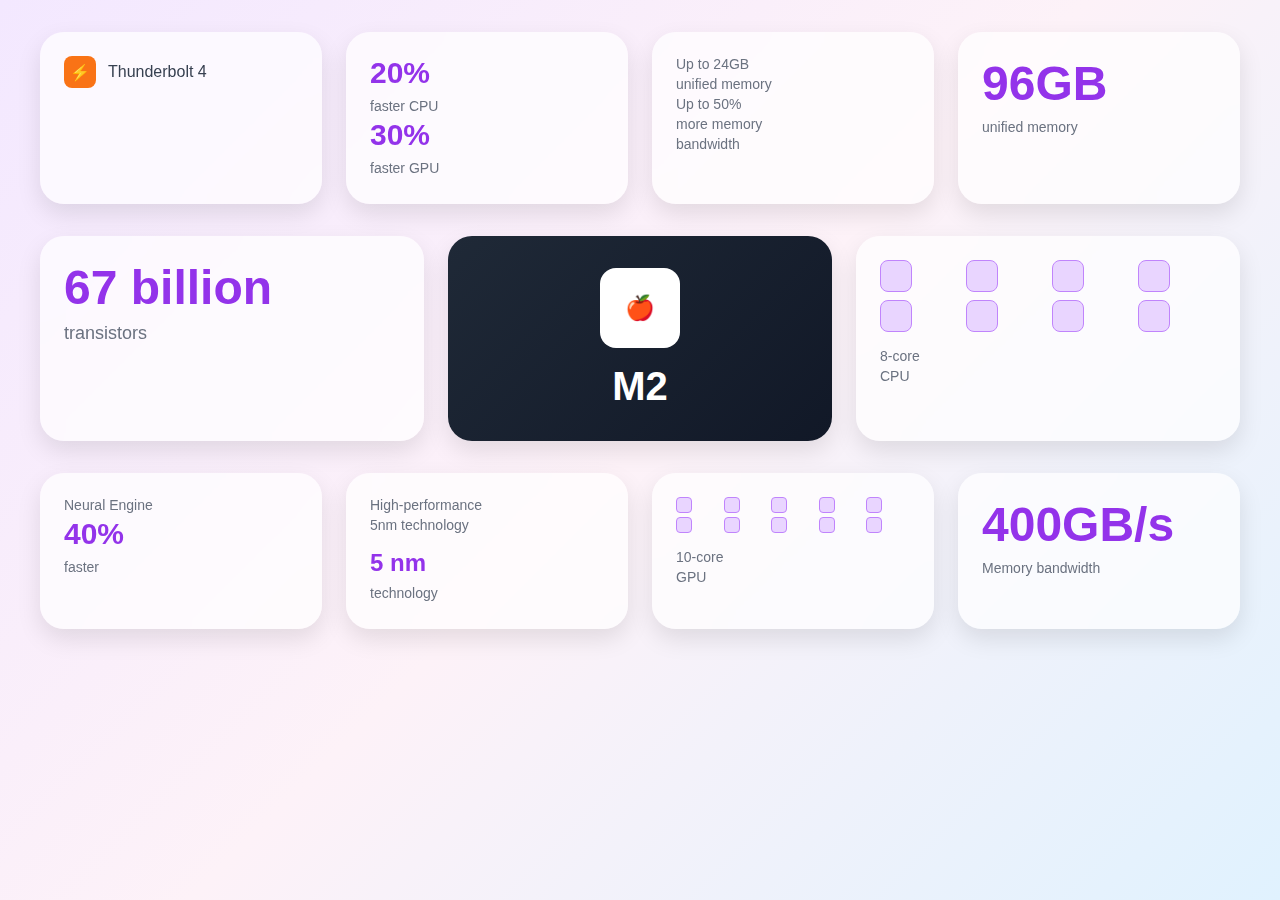
<file: apple-m2-standalone.html>
<!DOCTYPE html>
<html lang="en">
<head>
    <meta charset="UTF-8">
    <meta name="viewport" content="width=device-width, initial-scale=1.0">
    <title>Apple M2 Chip Specifications</title>
    <style>
        * {
            margin: 0;
            padding: 0;
            box-sizing: border-box;
        }

        body {
            font-family: -apple-system, BlinkMacSystemFont, 'Segoe UI', Roboto, Oxygen, Ubuntu, Cantarell, sans-serif;
        }

        .apple-m2-container {
            min-height: 100vh;
            background: linear-gradient(135deg, #f3e8ff, #fdf2f8, #e0f2fe);
            padding: 2rem;
        }

        .main-grid {
            max-width: 1200px;
            margin: 0 auto;
            display: grid;
            grid-template-rows: auto auto auto;
            gap: 2rem;
        }

        .header-grid {
            display: grid;
            grid-template-columns: repeat(4, 1fr);
            gap: 1.5rem;
        }

        .content-grid {
            display: grid;
            grid-template-columns: repeat(3, 1fr);
            gap: 1.5rem;
        }

        .footer-grid {
            display: grid;
            grid-template-columns: repeat(4, 1fr);
            gap: 1.5rem;
        }

        .card {
            background: rgba(255, 255, 255, 0.7);
            backdrop-filter: blur(10px);
            border-radius: 1.5rem;
            padding: 1.5rem;
            box-shadow: 0 10px 25px rgba(0, 0, 0, 0.1);
            transition: transform 0.3s ease;
        }

        .card:hover {
            transform: translateY(-2px);
        }

        .chip-card {
            background: linear-gradient(135deg, #1f2937, #111827);
            border-radius: 1.5rem;
            padding: 2rem;
            box-shadow: 0 10px 25px rgba(0, 0, 0, 0.1);
            display: flex;
            align-items: center;
            justify-content: center;
        }

        .chip-content {
            text-align: center;
        }

        .apple-logo {
            width: 5rem;
            height: 5rem;
            background: white;
            border-radius: 1rem;
            display: flex;
            align-items: center;
            justify-content: center;
            font-size: 1.5rem;
            margin: 0 auto 1rem;
        }

        .chip-name {
            color: white;
            font-size: 2.5rem;
            font-weight: bold;
        }

        .card-header {
            display: flex;
            align-items: center;
            margin-bottom: 0.75rem;
        }

        .icon {
            width: 2rem;
            height: 2rem;
            border-radius: 0.5rem;
            display: flex;
            align-items: center;
            justify-content: center;
            margin-right: 0.75rem;
            color: white;
            font-weight: bold;
        }

        .thunderbolt-icon {
            background: #f97316;
        }

        .label {
            color: #374151;
            font-weight: 500;
        }

        .metric-huge {
            font-size: 3rem;
            font-weight: bold;
            margin-bottom: 0.5rem;
        }

        .metric-large {
            font-size: 1.875rem;
            font-weight: bold;
            margin-bottom: 0.5rem;
        }

        .metric-medium {
            font-size: 1.5rem;
            font-weight: bold;
            margin: 1rem 0 0.5rem;
        }

        .metric-large-label {
            color: #6b7280;
            font-size: 1.125rem;
        }

        .metric-label {
            color: #6b7280;
            font-size: 0.875rem;
            margin-bottom: 0.25rem;
        }

        .purple {
            color: #9333ea;
        }

        .cpu-grid {
            display: grid;
            grid-template-columns: repeat(4, 1fr);
            gap: 0.5rem;
            margin-bottom: 1rem;
        }

        .cpu-core {
            width: 2rem;
            height: 2rem;
            background: #e9d5ff;
            border: 1px solid #c084fc;
            border-radius: 0.5rem;
        }

        .gpu-grid {
            display: grid;
            grid-template-columns: repeat(5, 1fr);
            gap: 0.25rem;
            margin-bottom: 1rem;
        }

        .gpu-core {
            width: 1rem;
            height: 1rem;
            background: #e9d5ff;
            border: 1px solid #c084fc;
            border-radius: 0.25rem;
        }

        /* Responsive Design */
        @media (max-width: 768px) {
            .apple-m2-container {
                padding: 1rem;
            }
            
            .header-grid,
            .content-grid,
            .footer-grid {
                grid-template-columns: 1fr;
            }
            
            .metric-huge {
                font-size: 2rem;
            }
            
            .chip-name {
                font-size: 2rem;
            }
        }

        @media (max-width: 1024px) and (min-width: 769px) {
            .header-grid,
            .footer-grid {
                grid-template-columns: repeat(2, 1fr);
            }
        }
    </style>
</head>
<body>
    <div class="apple-m2-container">
        <div class="main-grid">
            <!-- Header Section -->
            <div class="header-grid">
                <!-- Thunderbolt -->
                <div class="card">
                    <div class="card-header">
                        <div class="icon thunderbolt-icon">⚡</div>
                        <span class="label">Thunderbolt 4</span>
                    </div>
                </div>

                <!-- Performance Metrics -->
                <div class="card">
                    <div class="metric-large purple">20%</div>
                    <div class="metric-label">faster CPU</div>
                    <div class="metric-large purple">30%</div>
                    <div class="metric-label">faster GPU</div>
                </div>

                <!-- Memory -->
                <div class="card">
                    <div class="metric-label">Up to 24GB</div>
                    <div class="metric-label">unified memory</div>
                    <div class="metric-label">Up to 50%</div>
                    <div class="metric-label">more memory</div>
                    <div class="metric-label">bandwidth</div>
                </div>

                <!-- Unified Memory -->
                <div class="card">
                    <div class="metric-huge purple">96GB</div>
                    <div class="metric-label">unified memory</div>
                </div>
            </div>

            <!-- Main Content Grid -->
            <div class="content-grid">
                <!-- Left Column - Transistors -->
                <div class="card">
                    <div class="metric-huge purple">67 billion</div>
                    <div class="metric-large-label">transistors</div>
                </div>

                <!-- Center Column - M2 Chip -->
                <div class="chip-card">
                    <div class="chip-content">
                        <div class="apple-logo">🍎</div>
                        <div class="chip-name">M2</div>
                    </div>
                </div>

                <!-- Right Column - CPU Cores -->
                <div class="card">
                    <div class="cpu-grid">
                        <div class="cpu-core"></div>
                        <div class="cpu-core"></div>
                        <div class="cpu-core"></div>
                        <div class="cpu-core"></div>
                        <div class="cpu-core"></div>
                        <div class="cpu-core"></div>
                        <div class="cpu-core"></div>
                        <div class="cpu-core"></div>
                    </div>
                    <div class="metric-label">8-core</div>
                    <div class="metric-label">CPU</div>
                </div>
            </div>

            <!-- Bottom Section -->
            <div class="footer-grid">
                <!-- Neural Engine -->
                <div class="card">
                    <div class="metric-label">Neural Engine</div>
                    <div class="metric-large purple">40%</div>
                    <div class="metric-label">faster</div>
                </div>

                <!-- Process Technology -->
                <div class="card">
                    <div class="metric-label">High-performance</div>
                    <div class="metric-label">5nm technology</div>
                    <div class="metric-medium purple">5 nm</div>
                    <div class="metric-label">technology</div>
                </div>

                <!-- GPU Visualization -->
                <div class="card">
                    <div class="gpu-grid">
                        <div class="gpu-core"></div>
                        <div class="gpu-core"></div>
                        <div class="gpu-core"></div>
                        <div class="gpu-core"></div>
                        <div class="gpu-core"></div>
                        <div class="gpu-core"></div>
                        <div class="gpu-core"></div>
                        <div class="gpu-core"></div>
                        <div class="gpu-core"></div>
                        <div class="gpu-core"></div>
                    </div>
                    <div class="metric-label">10-core</div>
                    <div class="metric-label">GPU</div>
                </div>

                <!-- Memory Bandwidth -->
                <div class="card">
                    <div class="metric-huge purple">400GB/s</div>
                    <div class="metric-label">Memory bandwidth</div>
                </div>
            </div>
        </div>
    </div>
</body>
</html>
</file>
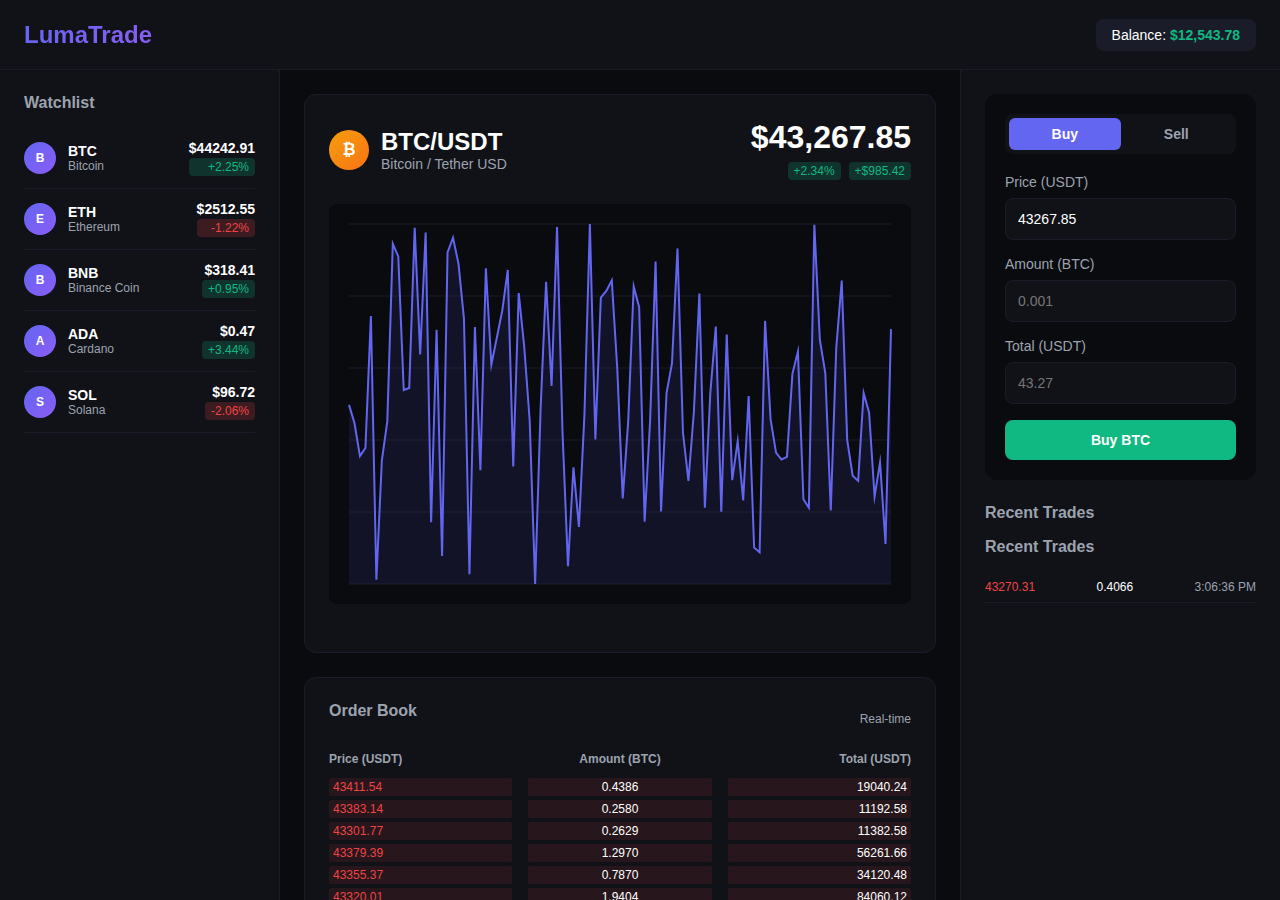
<file: lumatrade-dashboard.html>
<!DOCTYPE html>
<html lang="en">
<head>
    <meta charset="UTF-8">
    <meta name="viewport" content="width=device-width, initial-scale=1.0">
    <title>LumaTrade - Crypto Trading Dashboard</title>
    <style>
        * {
            margin: 0;
            padding: 0;
            box-sizing: border-box;
        }

        body {
            font-family: 'Inter', -apple-system, BlinkMacSystemFont, sans-serif;
            background: #0a0b0f;
            color: #ffffff;
            overflow-x: hidden;
        }

        .dashboard {
            display: grid;
            grid-template-columns: 280px 1fr 320px;
            grid-template-rows: 70px 1fr;
            height: 100vh;
        }

        /* Header */
        .header {
            grid-column: 1 / -1;
            background: #111218;
            border-bottom: 1px solid #1a1d29;
            display: flex;
            align-items: center;
            justify-content: space-between;
            padding: 0 24px;
        }

        .logo {
            font-size: 24px;
            font-weight: 700;
            background: linear-gradient(135deg, #6366f1, #8b5cf6);
            -webkit-background-clip: text;
            -webkit-text-fill-color: transparent;
            background-clip: text;
        }

        .header-actions {
            display: flex;
            align-items: center;
            gap: 16px;
        }

        .balance {
            background: #1a1d29;
            padding: 8px 16px;
            border-radius: 8px;
            font-size: 14px;
        }

        .balance-amount {
            color: #10b981;
            font-weight: 600;
        }

        /* Sidebar */
        .sidebar {
            background: #111218;
            border-right: 1px solid #1a1d29;
            padding: 24px;
        }

        .watchlist {
            margin-bottom: 32px;
        }

        .section-title {
            font-size: 16px;
            font-weight: 600;
            margin-bottom: 16px;
            color: #9ca3af;
        }

        .crypto-item {
            display: flex;
            align-items: center;
            justify-content: space-between;
            padding: 12px 0;
            border-bottom: 1px solid #1a1d29;
            cursor: pointer;
            transition: all 0.2s ease;
        }

        .crypto-item:hover {
            background: rgba(99, 102, 241, 0.1);
            border-radius: 8px;
            border-bottom: 1px solid transparent;
            padding-left: 12px;
            padding-right: 12px;
        }

        .crypto-info {
            display: flex;
            align-items: center;
            gap: 12px;
        }

        .crypto-icon {
            width: 32px;
            height: 32px;
            border-radius: 50%;
            background: linear-gradient(135deg, #6366f1, #8b5cf6);
            display: flex;
            align-items: center;
            justify-content: center;
            font-weight: 600;
            font-size: 12px;
        }

        .crypto-details h3 {
            font-size: 14px;
            font-weight: 600;
        }

        .crypto-details p {
            font-size: 12px;
            color: #9ca3af;
        }

        .crypto-price {
            text-align: right;
        }

        .price {
            font-size: 14px;
            font-weight: 600;
        }

        .change {
            font-size: 12px;
            padding: 2px 6px;
            border-radius: 4px;
            margin-top: 2px;
        }

        .change.positive {
            background: rgba(16, 185, 129, 0.2);
            color: #10b981;
        }

        .change.negative {
            background: rgba(239, 68, 68, 0.2);
            color: #ef4444;
        }

        /* Main Content */
        .main-content {
            padding: 24px;
            overflow-y: auto;
        }

        .trading-view {
            background: #111218;
            border-radius: 12px;
            padding: 24px;
            margin-bottom: 24px;
            border: 1px solid #1a1d29;
        }

        .trading-header {
            display: flex;
            align-items: center;
            justify-content: space-between;
            margin-bottom: 24px;
        }

        .trading-pair {
            display: flex;
            align-items: center;
            gap: 12px;
        }

        .pair-icon {
            width: 40px;
            height: 40px;
            border-radius: 50%;
            background: linear-gradient(135deg, #f59e0b, #f97316);
            display: flex;
            align-items: center;
            justify-content: center;
            font-weight: 700;
        }

        .pair-info h2 {
            font-size: 24px;
            font-weight: 700;
        }

        .pair-info p {
            color: #9ca3af;
            font-size: 14px;
        }

        .price-info {
            text-align: right;
        }

        .current-price {
            font-size: 32px;
            font-weight: 700;
            margin-bottom: 4px;
        }

        .price-change {
            display: flex;
            align-items: center;
            justify-content: flex-end;
            gap: 8px;
        }

        .chart-container {
            height: 400px;
            background: #0a0b0f;
            border-radius: 8px;
            position: relative;
            overflow: hidden;
            margin-bottom: 24px;
        }

        .chart {
            width: 100%;
            height: 100%;
        }

        /* Order Book */
        .order-book {
            background: #111218;
            border-radius: 12px;
            padding: 24px;
            border: 1px solid #1a1d29;
        }

        .order-book-header {
            display: flex;
            justify-content: space-between;
            align-items: center;
            margin-bottom: 16px;
        }

        .order-book-content {
            display: grid;
            grid-template-columns: 1fr 1fr 1fr;
            gap: 16px;
            font-size: 12px;
        }

        .order-book-column {
            text-align: right;
        }

        .order-book-column:first-child {
            text-align: left;
        }

        .order-book-column:nth-child(2) {
            text-align: center;
        }

        .order-header {
            color: #9ca3af;
            margin-bottom: 12px;
            font-weight: 600;
        }

        .order-row {
            margin-bottom: 4px;
            padding: 2px 4px;
            border-radius: 2px;
            position: relative;
        }

        .buy-order {
            background: rgba(16, 185, 129, 0.1);
        }

        .sell-order {
            background: rgba(239, 68, 68, 0.1);
        }

        .spread {
            margin: 12px 0;
            text-align: center;
            color: #9ca3af;
            font-size: 11px;
        }

        /* Right Panel */
        .right-panel {
            background: #111218;
            border-left: 1px solid #1a1d29;
            padding: 24px;
            overflow-y: auto;
        }

        .trade-form {
            background: #0a0b0f;
            border-radius: 12px;
            padding: 20px;
            margin-bottom: 24px;
        }

        .trade-tabs {
            display: flex;
            margin-bottom: 20px;
            background: #111218;
            border-radius: 8px;
            padding: 4px;
        }

        .trade-tab {
            flex: 1;
            padding: 8px 16px;
            background: transparent;
            border: none;
            color: #9ca3af;
            cursor: pointer;
            border-radius: 6px;
            font-size: 14px;
            font-weight: 600;
        }

        .trade-tab.active {
            background: #6366f1;
            color: white;
        }

        .form-group {
            margin-bottom: 16px;
        }

        .form-label {
            display: block;
            margin-bottom: 8px;
            font-size: 14px;
            color: #9ca3af;
        }

        .form-input {
            width: 100%;
            background: #111218;
            border: 1px solid #1a1d29;
            border-radius: 8px;
            padding: 12px;
            color: white;
            font-size: 14px;
        }

        .form-input:focus {
            outline: none;
            border-color: #6366f1;
        }

        .trade-button {
            width: 100%;
            padding: 12px;
            border: none;
            border-radius: 8px;
            font-weight: 600;
            font-size: 14px;
            cursor: pointer;
            transition: all 0.2s ease;
        }

        .buy-button {
            background: #10b981;
            color: white;
        }

        .buy-button:hover {
            background: #059669;
        }

        .sell-button {
            background: #ef4444;
            color: white;
        }

        .sell-button:hover {
            background: #dc2626;
        }

        .recent-trades {
            margin-top: 24px;
        }

        .trade-item {
            display: flex;
            justify-content: space-between;
            padding: 8px 0;
            border-bottom: 1px solid #1a1d29;
            font-size: 12px;
        }

        .trade-price.buy {
            color: #10b981;
        }

        .trade-price.sell {
            color: #ef4444;
        }

        .blinking {
            animation: blink 0.5s ease-in-out;
        }

        @keyframes blink {
            0%, 100% { opacity: 1; }
            50% { opacity: 0.5; }
        }

        .pulse {
            animation: pulse 2s infinite;
        }

        @keyframes pulse {
            0% { transform: scale(1); }
            50% { transform: scale(1.05); }
            100% { transform: scale(1); }
        }

        @media (max-width: 1024px) {
            .dashboard {
                grid-template-columns: 1fr;
                grid-template-rows: 70px 1fr;
            }
            
            .sidebar, .right-panel {
                display: none;
            }
        }
    </style>
</head>
<body>
    <div class="dashboard">
        <!-- Header -->
        <header class="header">
            <div class="logo">LumaTrade</div>
            <div class="header-actions">
                <div class="balance">
                    Balance: <span class="balance-amount" id="balance">$12,543.78</span>
                </div>
            </div>
        </header>

        <!-- Sidebar -->
        <aside class="sidebar">
            <div class="watchlist">
                <h3 class="section-title">Watchlist</h3>
                <div id="watchlist"></div>
            </div>
        </aside>

        <!-- Main Content -->
        <main class="main-content">
            <div class="trading-view">
                <div class="trading-header">
                    <div class="trading-pair">
                        <div class="pair-icon">₿</div>
                        <div class="pair-info">
                            <h2>BTC/USDT</h2>
                            <p>Bitcoin / Tether USD</p>
                        </div>
                    </div>
                    <div class="price-info">
                        <div class="current-price" id="currentPrice">$43,267.85</div>
                        <div class="price-change">
                            <span class="change positive" id="priceChange">+2.34%</span>
                            <span class="change positive" id="priceChangeUsd">+$985.42</span>
                        </div>
                    </div>
                </div>
                
                <div class="chart-container">
                    <canvas class="chart" id="priceChart"></canvas>
                </div>
            </div>

            <div class="order-book">
                <div class="order-book-header">
                    <h3 class="section-title">Order Book</h3>
                    <span style="font-size: 12px; color: #9ca3af;">Real-time</span>
                </div>
                <div class="order-book-content">
                    <div class="order-book-column">
                        <div class="order-header">Price (USDT)</div>
                        <div id="sellOrders"></div>
                    </div>
                    <div class="order-book-column">
                        <div class="order-header">Amount (BTC)</div>
                        <div id="sellAmounts"></div>
                    </div>
                    <div class="order-book-column">
                        <div class="order-header">Total (USDT)</div>
                        <div id="sellTotals"></div>
                    </div>
                </div>
                <div class="spread" id="spread">Spread: $12.34 (0.03%)</div>
                <div class="order-book-content">
                    <div class="order-book-column">
                        <div id="buyOrders"></div>
                    </div>
                    <div class="order-book-column">
                        <div id="buyAmounts"></div>
                    </div>
                    <div class="order-book-column">
                        <div id="buyTotals"></div>
                    </div>
                </div>
            </div>
        </main>

        <!-- Right Panel -->
        <aside class="right-panel">
            <div class="trade-form">
                <div class="trade-tabs">
                    <button class="trade-tab active" data-tab="buy">Buy</button>
                    <button class="trade-tab" data-tab="sell">Sell</button>
                </div>
                
                <form id="tradeForm">
                    <div class="form-group">
                        <label class="form-label">Price (USDT)</label>
                        <input type="number" class="form-input" id="tradePrice" placeholder="43,267.85">
                    </div>
                    
                    <div class="form-group">
                        <label class="form-label">Amount (BTC)</label>
                        <input type="number" class="form-input" id="tradeAmount" placeholder="0.001">
                    </div>
                    
                    <div class="form-group">
                        <label class="form-label">Total (USDT)</label>
                        <input type="number" class="form-input" id="tradeTotal" placeholder="43.27" readonly>
                    </div>
                    
                    <button type="submit" class="trade-button buy-button" id="tradeButton">
                        Buy BTC
                    </button>
                </form>
            </div>

            <div class="recent-trades">
                <h3 class="section-title">Recent Trades</h3>
                <div id="recentTrades"></div>
            </div>
        </aside>
    </div>

    <script>
        // Global variables
        let currentPrice = 43267.85;
        let priceHistory = [];
        let orderBook = {
            bids: [],
            asks: []
        };
        let recentTrades = [];
        let watchlist = [
            { symbol: 'BTC', name: 'Bitcoin', price: 43267.85, change: 2.34 },
            { symbol: 'ETH', name: 'Ethereum', price: 2543.67, change: -1.23 },
            { symbol: 'BNB', name: 'Binance Coin', price: 315.42, change: 0.87 },
            { symbol: 'ADA', name: 'Cardano', price: 0.456, change: 3.21 },
            { symbol: 'SOL', name: 'Solana', price: 98.76, change: -2.15 }
        ];

        // Initialize chart
        function initChart() {
            const canvas = document.getElementById('priceChart');
            const ctx = canvas.getContext('2d');
            
            // Set canvas size
            canvas.width = canvas.offsetWidth;
            canvas.height = canvas.offsetHeight;
            
            // Generate initial price history
            for (let i = 0; i < 100; i++) {
                const variation = (Math.random() - 0.5) * 200;
                priceHistory.push(currentPrice + variation);
            }
            
            drawChart(ctx, canvas);
        }

        function drawChart(ctx, canvas) {
            ctx.clearRect(0, 0, canvas.width, canvas.height);
            
            if (priceHistory.length < 2) return;
            
            const padding = 20;
            const chartWidth = canvas.width - (padding * 2);
            const chartHeight = canvas.height - (padding * 2);
            
            const minPrice = Math.min(...priceHistory);
            const maxPrice = Math.max(...priceHistory);
            const priceRange = maxPrice - minPrice;
            
            // Draw grid
            ctx.strokeStyle = '#1a1d29';
            ctx.lineWidth = 1;
            
            for (let i = 0; i <= 5; i++) {
                const y = padding + (chartHeight / 5) * i;
                ctx.beginPath();
                ctx.moveTo(padding, y);
                ctx.lineTo(canvas.width - padding, y);
                ctx.stroke();
            }
            
            // Draw price line
            ctx.strokeStyle = '#6366f1';
            ctx.lineWidth = 2;
            ctx.beginPath();
            
            priceHistory.forEach((price, index) => {
                const x = padding + (chartWidth / (priceHistory.length - 1)) * index;
                const y = padding + chartHeight - ((price - minPrice) / priceRange) * chartHeight;
                
                if (index === 0) {
                    ctx.moveTo(x, y);
                } else {
                    ctx.lineTo(x, y);
                }
            });
            
            ctx.stroke();
            
            // Fill area under line
            ctx.fillStyle = 'rgba(99, 102, 241, 0.1)';
            ctx.lineTo(canvas.width - padding, canvas.height - padding);
            ctx.lineTo(padding, canvas.height - padding);
            ctx.closePath();
            ctx.fill();
        }

        function updatePrice() {
            // Simulate price movement
            const change = (Math.random() - 0.5) * 100;
            currentPrice += change;
            
            // Update price display
            const priceElement = document.getElementById('currentPrice');
            const changeElement = document.getElementById('priceChange');
            const changeUsdElement = document.getElementById('priceChangeUsd');
            
            priceElement.textContent = `$${currentPrice.toFixed(2)}`;
            priceElement.classList.add('blinking');
            
            // Calculate 24h change (simulated)
            const changePercent = (Math.random() - 0.5) * 5;
            const changeUsd = (currentPrice * changePercent) / 100;
            
            changeElement.textContent = `${changePercent > 0 ? '+' : ''}${changePercent.toFixed(2)}%`;
            changeUsdElement.textContent = `${changeUsd > 0 ? '+' : ''}$${changeUsd.toFixed(2)}`;
            
            changeElement.className = `change ${changePercent > 0 ? 'positive' : 'negative'}`;
            changeUsdElement.className = `change ${changePercent > 0 ? 'positive' : 'negative'}`;
            
            setTimeout(() => {
                priceElement.classList.remove('blinking');
            }, 500);
            
            // Update price history
            priceHistory.push(currentPrice);
            if (priceHistory.length > 100) {
                priceHistory.shift();
            }
            
            // Update chart
            const canvas = document.getElementById('priceChart');
            const ctx = canvas.getContext('2d');
            drawChart(ctx, canvas);
            
            // Update watchlist
            updateWatchlist();
        }

        function generateOrderBook() {
            orderBook.bids = [];
            orderBook.asks = [];
            
            // Generate bids (buy orders)
            for (let i = 0; i < 8; i++) {
                const price = currentPrice - (i + 1) * (Math.random() * 20 + 5);
                const amount = Math.random() * 2 + 0.1;
                orderBook.bids.push({
                    price: price,
                    amount: amount,
                    total: price * amount
                });
            }
            
            // Generate asks (sell orders)
            for (let i = 0; i < 8; i++) {
                const price = currentPrice + (i + 1) * (Math.random() * 20 + 5);
                const amount = Math.random() * 2 + 0.1;
                orderBook.asks.push({
                    price: price,
                    amount: amount,
                    total: price * amount
                });
            }
            
            updateOrderBookDisplay();
        }

        function updateOrderBookDisplay() {
            const sellOrders = document.getElementById('sellOrders');
            const sellAmounts = document.getElementById('sellAmounts');
            const sellTotals = document.getElementById('sellTotals');
            const buyOrders = document.getElementById('buyOrders');
            const buyAmounts = document.getElementById('buyAmounts');
            const buyTotals = document.getElementById('buyTotals');
            
            // Clear existing content
            sellOrders.innerHTML = '';
            sellAmounts.innerHTML = '';
            sellTotals.innerHTML = '';
            buyOrders.innerHTML = '';
            buyAmounts.innerHTML = '';
            buyTotals.innerHTML = '';
            
            // Populate sell orders (asks)
            orderBook.asks.slice().reverse().forEach(order => {
                sellOrders.innerHTML += `<div class="order-row sell-order" style="color: #ef4444">${order.price.toFixed(2)}</div>`;
                sellAmounts.innerHTML += `<div class="order-row sell-order">${order.amount.toFixed(4)}</div>`;
                sellTotals.innerHTML += `<div class="order-row sell-order">${order.total.toFixed(2)}</div>`;
            });
            
            // Populate buy orders (bids)
            orderBook.bids.forEach(order => {
                buyOrders.innerHTML += `<div class="order-row buy-order" style="color: #10b981">${order.price.toFixed(2)}</div>`;
                buyAmounts.innerHTML += `<div class="order-row buy-order">${order.amount.toFixed(4)}</div>`;
                buyTotals.innerHTML += `<div class="order-row buy-order">${order.total.toFixed(2)}</div>`;
            });
            
            // Update spread
            const spread = orderBook.asks[0].price - orderBook.bids[0].price;
            const spreadPercent = (spread / currentPrice) * 100;
            document.getElementById('spread').textContent = `Spread: $${spread.toFixed(2)} (${spreadPercent.toFixed(3)}%)`;
        }

        function updateWatchlist() {
            const watchlistElement = document.getElementById('watchlist');
            watchlistElement.innerHTML = '';
            
            watchlist.forEach(crypto => {
                // Simulate price changes
                crypto.change += (Math.random() - 0.5) * 0.5;
                crypto.price += (crypto.price * crypto.change) / 100;
                
                const item = document.createElement('div');
                item.className = 'crypto-item';
                item.innerHTML = `
                    <div class="crypto-info">
                        <div class="crypto-icon">${crypto.symbol.charAt(0)}</div>
                        <div class="crypto-details">
                            <h3>${crypto.symbol}</h3>
                            <p>${crypto.name}</p>
                        </div>
                    </div>
                    <div class="crypto-price">
                        <div class="price">$${crypto.price.toFixed(2)}</div>
                        <div class="change ${crypto.change > 0 ? 'positive' : 'negative'}">
                            ${crypto.change > 0 ? '+' : ''}${crypto.change.toFixed(2)}%
                        </div>
                    </div>
                `;
                watchlistElement.appendChild(item);
            });
        }

        function generateRecentTrade() {
            const isBuy = Math.random() > 0.5;
            const amount = Math.random() * 0.5 + 0.01;
            const price = currentPrice + (Math.random() - 0.5) * 10;
            const time = new Date().toLocaleTimeString();
            
            const trade = {
                type: isBuy ? 'buy' : 'sell',
                price: price,
                amount: amount,
                time: time
            };
            
            recentTrades.unshift(trade);
            if (recentTrades.length > 10) {
                recentTrades.pop();
            }
            
            updateRecentTradesDisplay();
        }

        function updateRecentTradesDisplay() {
            const tradesElement = document.getElementById('recentTrades');
            tradesElement.innerHTML = '<h3 class="section-title">Recent Trades</h3>';
            
            recentTrades.forEach(trade => {
                const item = document.createElement('div');
                item.className = 'trade-item';
                item.innerHTML = `
                    <span class="trade-price ${trade.type}">${trade.price.toFixed(2)}</span>
                    <span>${trade.amount.toFixed(4)}</span>
                    <span style="color: #9ca3af">${trade.time}</span>
                `;
                tradesElement.appendChild(item);
            });
        }

        function updateBalance() {
            const balance = document.getElementById('balance');
            const currentBalance = parseFloat(balance.textContent.replace('$', '').replace(',', ''));
            const change = (Math.random() - 0.5) * 100;
            const newBalance = currentBalance + change;
            
            balance.textContent = `$${newBalance.toLocaleString('en-US', { minimumFractionDigits: 2, maximumFractionDigits: 2 })}`;
            balance.classList.add('pulse');
            
            setTimeout(() => {
                balance.classList.remove('pulse');
            }, 1000);
        }

        // Trade form functionality
        function initTradeForm() {
            const tabs = document.querySelectorAll('.trade-tab');
            const tradeButton = document.getElementById('tradeButton');
            const priceInput = document.getElementById('tradePrice');
            const amountInput = document.getElementById('tradeAmount');
            const totalInput = document.getElementById('tradeTotal');
            
            tabs.forEach(tab => {
                tab.addEventListener('click', () => {
                    tabs.forEach(t => t.classList.remove('active'));
                    tab.classList.add('active');
                    
                    if (tab.dataset.tab === 'buy') {
                        tradeButton.textContent = 'Buy BTC';
                        tradeButton.className = 'trade-button buy-button';
                    } else {
                        tradeButton.textContent = 'Sell BTC';
                        tradeButton.className = 'trade-button sell-button';
                    }
                });
            });
            
            function updateTotal() {
                const price = parseFloat(priceInput.value) || 0;
                const amount = parseFloat(amountInput.value) || 0;
                totalInput.value = (price * amount).toFixed(2);
            }
            
            priceInput.addEventListener('input', updateTotal);
            amountInput.addEventListener('input', updateTotal);
            
            // Set current price as default
            priceInput.value = currentPrice.toFixed(2);
            
            document.getElementById('tradeForm').addEventListener('submit', (e) => {
                e.preventDefault();
                // Simulate trade execution
                alert('Trade executed successfully!');
                updateBalance();
            });
        }

        // Initialize everything
        function init() {
            initChart();
            generateOrderBook();
            updateWatchlist();
            generateRecentTrade();
            initTradeForm();
            
            // Start real-time updates
            setInterval(updatePrice, 2000); // Update price every 2 seconds
            setInterval(generateOrderBook, 3000); // Update order book every 3 seconds
            setInterval(generateRecentTrade, 4000); // Add new trade every 4 seconds
            setInterval(updateBalance, 10000); // Update balance every 10 seconds
        }

        // Handle window resize
        window.addEventListener('resize', () => {
            const canvas = document.getElementById('priceChart');
            canvas.width = canvas.offsetWidth;
            canvas.height = canvas.offsetHeight;
            
            const ctx = canvas.getContext('2d');
            drawChart(ctx, canvas);
        });

        // Start the application
        window.addEventListener('load', init);
    </script>
</body>
</html>
</file>
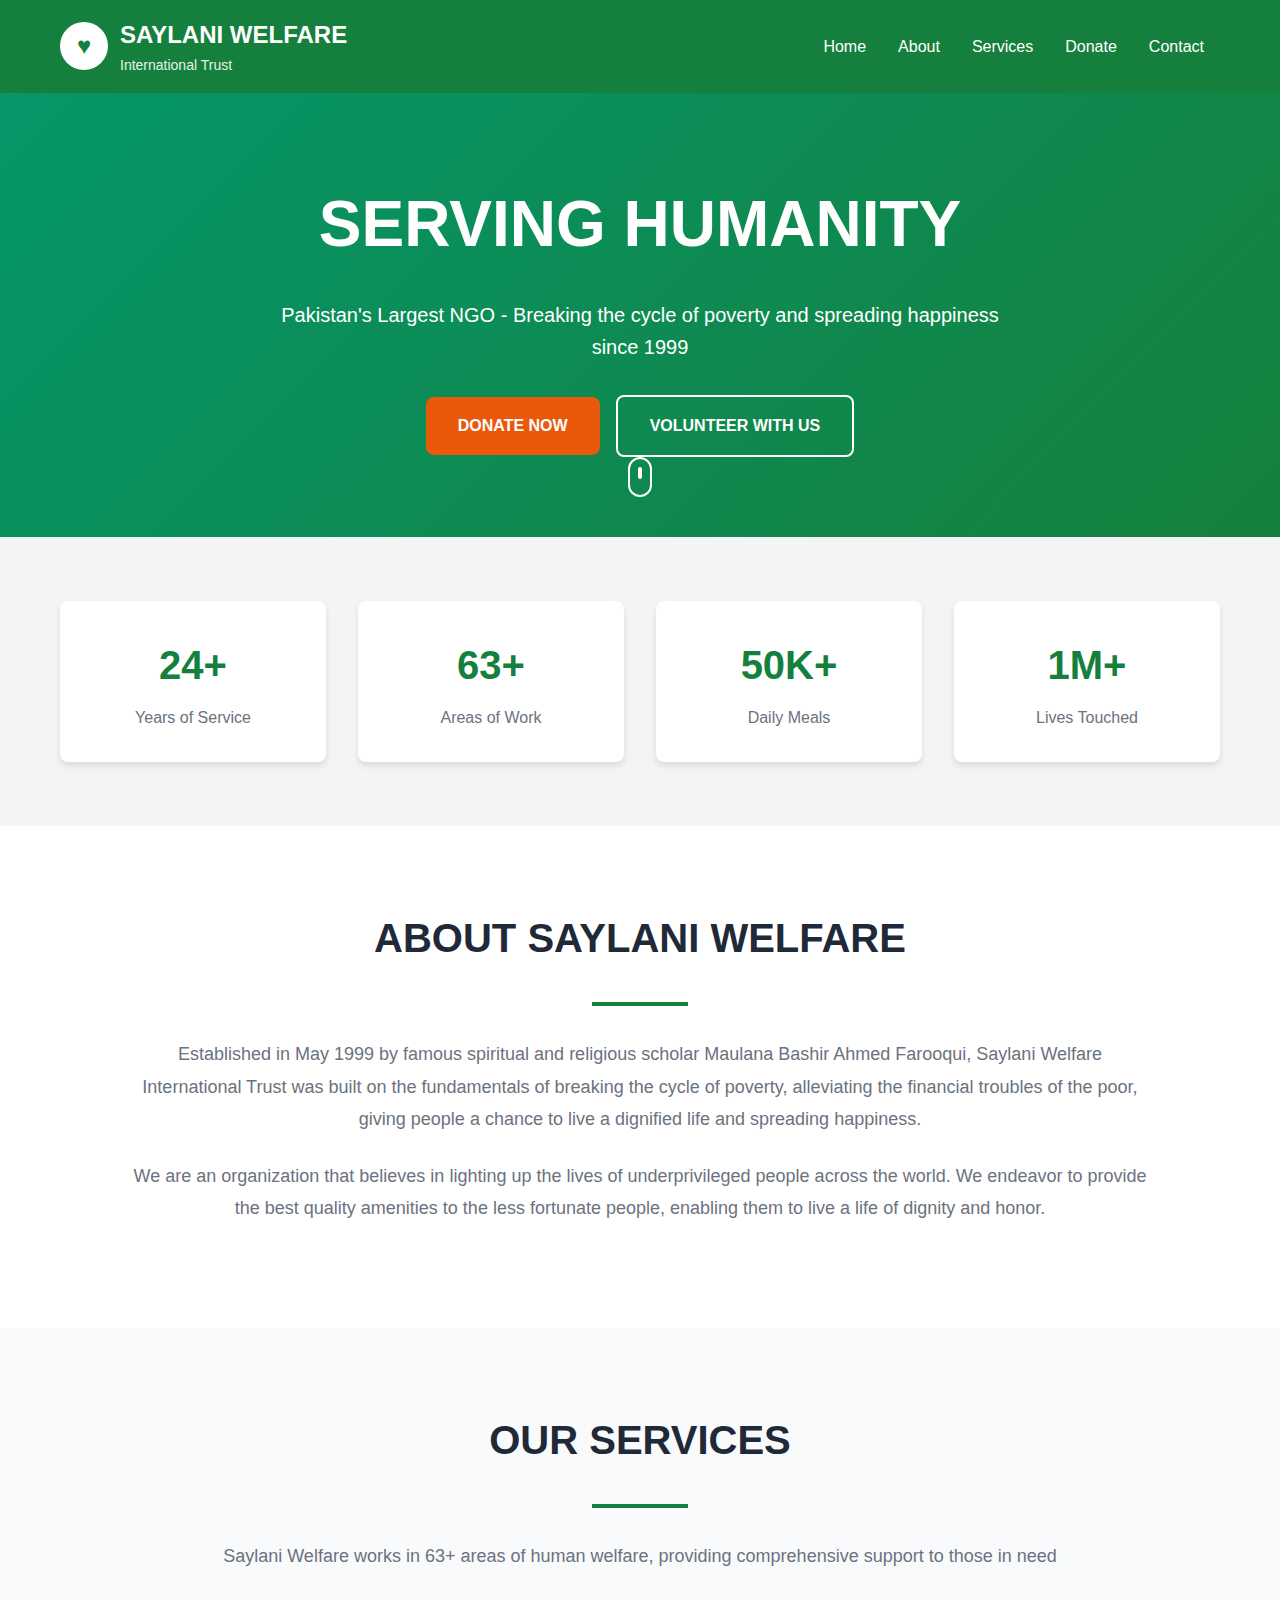
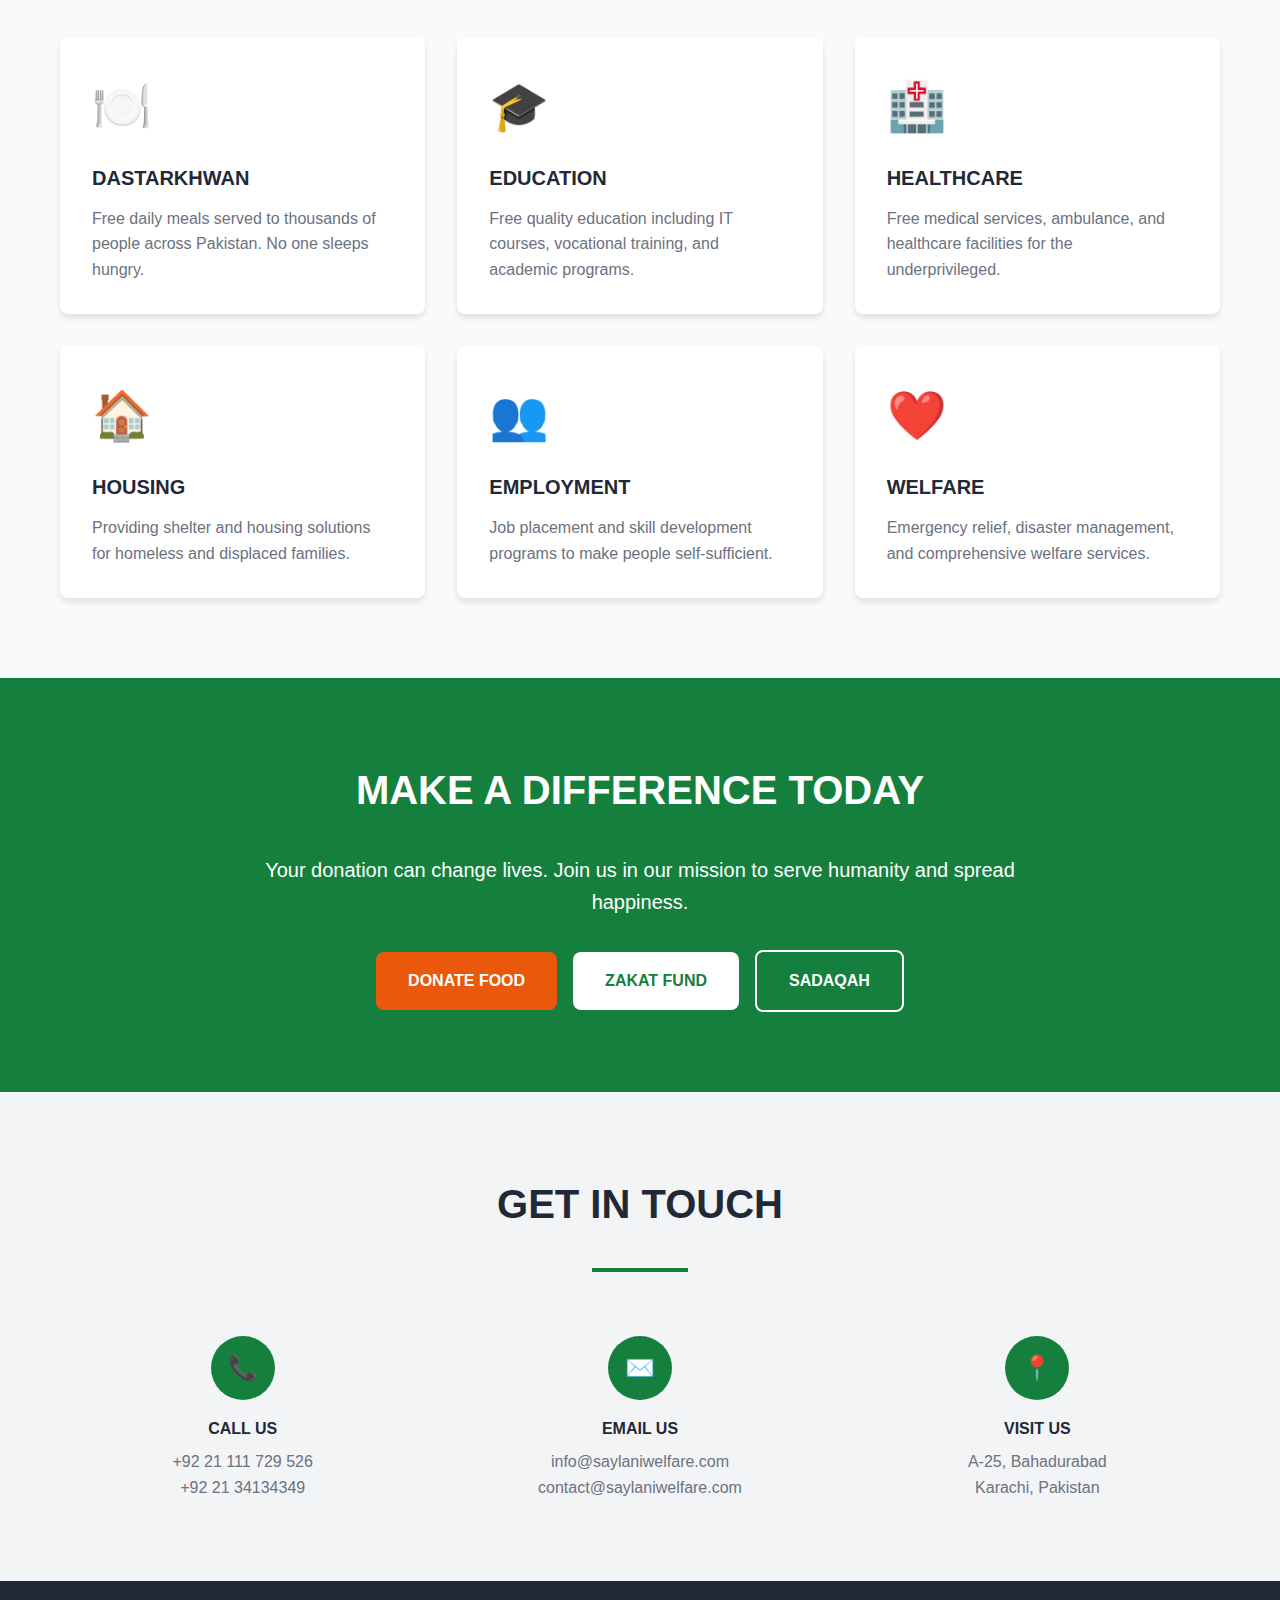
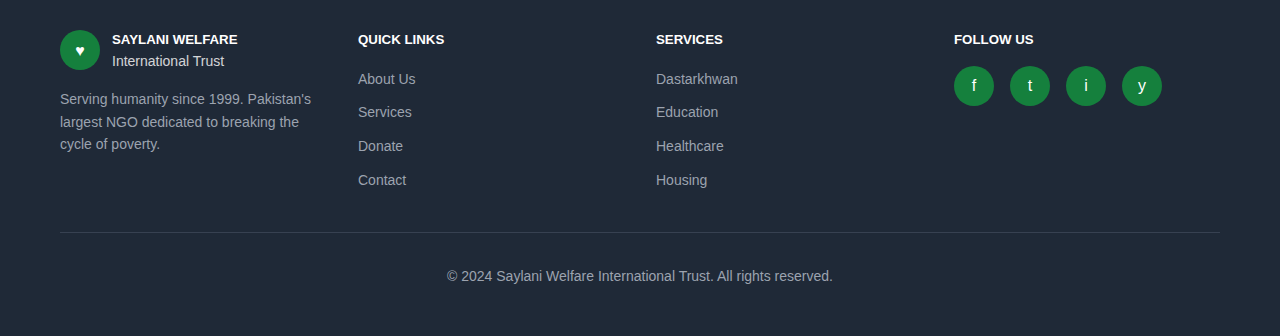
<file: saylani-index.html>
<!DOCTYPE html>
<html lang="en">
<head>
    <meta charset="UTF-8">
    <meta name="viewport" content="width=device-width, initial-scale=1.0">
    <title>Saylani Welfare International Trust - Pakistan's Largest NGO</title>
    <link rel="stylesheet" href="styles.css">
</head>
<body>
    <!-- Header -->
    <header>
        <div class="container">
            <div class="header-content">
                <div class="logo">
                    <div class="logo-icon">♥</div>
                    <div class="logo-text">
                        <h1>SAYLANI WELFARE</h1>
                        <p>International Trust</p>
                    </div>
                </div>
                <nav>
                    <a href="#home">Home</a>
                    <a href="#about">About</a>
                    <a href="#services">Services</a>
                    <a href="#donate">Donate</a>
                    <a href="#contact">Contact</a>
                </nav>
            </div>
        </div>
    </header>

    <!-- Hero Section -->
    <section id="home" class="hero">
        <div class="container">
            <h2>SERVING HUMANITY</h2>
            <p>Pakistan's Largest NGO - Breaking the cycle of poverty and spreading happiness since 1999</p>
            <div class="hero-buttons">
                <a href="#donate" class="btn btn-primary">DONATE NOW</a>
                <a href="#contact" class="btn btn-outline">VOLUNTEER WITH US</a>
            </div>
        </div>
        <div class="scroll-indicator">
            <div class="scroll-mouse">
                <div class="scroll-dot"></div>
            </div>
        </div>
    </section>

    <!-- Stats Section -->
    <section class="stats">
        <div class="container">
            <div class="stats-grid">
                <div class="stat-card">
                    <div class="stat-number">24+</div>
                    <div class="stat-label">Years of Service</div>
                </div>
                <div class="stat-card">
                    <div class="stat-number">63+</div>
                    <div class="stat-label">Areas of Work</div>
                </div>
                <div class="stat-card">
                    <div class="stat-number">50K+</div>
                    <div class="stat-label">Daily Meals</div>
                </div>
                <div class="stat-card">
                    <div class="stat-number">1M+</div>
                    <div class="stat-label">Lives Touched</div>
                </div>
            </div>
        </div>
    </section>

    <!-- About Section -->
    <section id="about" class="about">
        <div class="container">
            <div class="section-header">
                <h3 class="section-title">ABOUT SAYLANI WELFARE</h3>
                <div class="section-divider"></div>
                <p class="about-text">
                    Established in May 1999 by famous spiritual and religious scholar Maulana Bashir Ahmed Farooqui, 
                    Saylani Welfare International Trust was built on the fundamentals of breaking the cycle of poverty, 
                    alleviating the financial troubles of the poor, giving people a chance to live a dignified life and 
                    spreading happiness.
                </p>
                <p class="about-text">
                    We are an organization that believes in lighting up the lives of underprivileged people across the world. 
                    We endeavor to provide the best quality amenities to the less fortunate people, enabling them to live 
                    a life of dignity and honor.
                </p>
            </div>
        </div>
    </section>

    <!-- Services Section -->
    <section id="services" class="services">
        <div class="container">
            <div class="section-header">
                <h3 class="section-title">OUR SERVICES</h3>
                <div class="section-divider"></div>
                <p class="about-text">
                    Saylani Welfare works in 63+ areas of human welfare, providing comprehensive support to those in need
                </p>
            </div>
            
            <div class="services-grid">
                <div class="service-card">
                    <div class="service-icon">🍽️</div>
                    <h4 class="service-title">DASTARKHWAN</h4>
                    <p class="service-description">Free daily meals served to thousands of people across Pakistan. No one sleeps hungry.</p>
                </div>

                <div class="service-card">
                    <div class="service-icon">🎓</div>
                    <h4 class="service-title">EDUCATION</h4>
                    <p class="service-description">Free quality education including IT courses, vocational training, and academic programs.</p>
                </div>

                <div class="service-card">
                    <div class="service-icon">🏥</div>
                    <h4 class="service-title">HEALTHCARE</h4>
                    <p class="service-description">Free medical services, ambulance, and healthcare facilities for the underprivileged.</p>
                </div>

                <div class="service-card">
                    <div class="service-icon">🏠</div>
                    <h4 class="service-title">HOUSING</h4>
                    <p class="service-description">Providing shelter and housing solutions for homeless and displaced families.</p>
                </div>

                <div class="service-card">
                    <div class="service-icon">👥</div>
                    <h4 class="service-title">EMPLOYMENT</h4>
                    <p class="service-description">Job placement and skill development programs to make people self-sufficient.</p>
                </div>

                <div class="service-card">
                    <div class="service-icon">❤️</div>
                    <h4 class="service-title">WELFARE</h4>
                    <p class="service-description">Emergency relief, disaster management, and comprehensive welfare services.</p>
                </div>
            </div>
        </div>
    </section>

    <!-- Donation Section -->
    <section id="donate" class="donation">
        <div class="container">
            <h3>MAKE A DIFFERENCE TODAY</h3>
            <p>Your donation can change lives. Join us in our mission to serve humanity and spread happiness.</p>
            <div class="donation-buttons">
                <a href="#" class="btn btn-primary">DONATE FOOD</a>
                <a href="#" class="btn btn-white">ZAKAT FUND</a>
                <a href="#" class="btn btn-outline">SADAQAH</a>
            </div>
        </div>
    </section>

    <!-- Contact Section -->
    <section id="contact" class="contact">
        <div class="container">
            <div class="section-header">
                <h3 class="section-title">GET IN TOUCH</h3>
                <div class="section-divider"></div>
            </div>
            
            <div class="contact-grid">
                <div class="contact-item">
                    <div class="contact-icon">📞</div>
                    <h4 class="contact-title">CALL US</h4>
                    <p class="contact-info">+92 21 111 729 526</p>
                    <p class="contact-info">+92 21 34134349</p>
                </div>

                <div class="contact-item">
                    <div class="contact-icon">✉️</div>
                    <h4 class="contact-title">EMAIL US</h4>
                    <p class="contact-info">info@saylaniwelfare.com</p>
                    <p class="contact-info">contact@saylaniwelfare.com</p>
                </div>

                <div class="contact-item">
                    <div class="contact-icon">📍</div>
                    <h4 class="contact-title">VISIT US</h4>
                    <p class="contact-info">A-25, Bahadurabad</p>
                    <p class="contact-info">Karachi, Pakistan</p>
                </div>
            </div>
        </div>
    </section>

    <!-- Footer -->
    <footer>
        <div class="container">
            <div class="footer-grid">
                <div>
                    <div class="footer-brand">
                        <div class="footer-logo">♥</div>
                        <div>
                            <h5 style="font-weight: bold;">SAYLANI WELFARE</h5>
                            <p style="font-size: 0.875rem; opacity: 0.8;">International Trust</p>
                        </div>
                    </div>
                    <p style="color: #9ca3af; font-size: 0.875rem;">
                        Serving humanity since 1999. Pakistan's largest NGO dedicated to breaking the cycle of poverty.
                    </p>
                </div>

                <div>
                    <h5 class="footer-title">QUICK LINKS</h5>
                    <ul class="footer-links">
                        <li><a href="#about">About Us</a></li>
                        <li><a href="#services">Services</a></li>
                        <li><a href="#donate">Donate</a></li>
                        <li><a href="#contact">Contact</a></li>
                    </ul>
                </div>

                <div>
                    <h5 class="footer-title">SERVICES</h5>
                    <ul class="footer-links">
                        <li><a href="#">Dastarkhwan</a></li>
                        <li><a href="#">Education</a></li>
                        <li><a href="#">Healthcare</a></li>
                        <li><a href="#">Housing</a></li>
                    </ul>
                </div>

                <div>
                    <h5 class="footer-title">FOLLOW US</h5>
                    <div class="social-links">
                        <a href="#" class="social-link">f</a>
                        <a href="#" class="social-link">t</a>
                        <a href="#" class="social-link">i</a>
                        <a href="#" class="social-link">y</a>
                    </div>
                </div>
            </div>

            <div class="footer-bottom">
                <p>© 2024 Saylani Welfare International Trust. All rights reserved.</p>
            </div>
        </div>
    </footer>
</body>
</html>
</file>
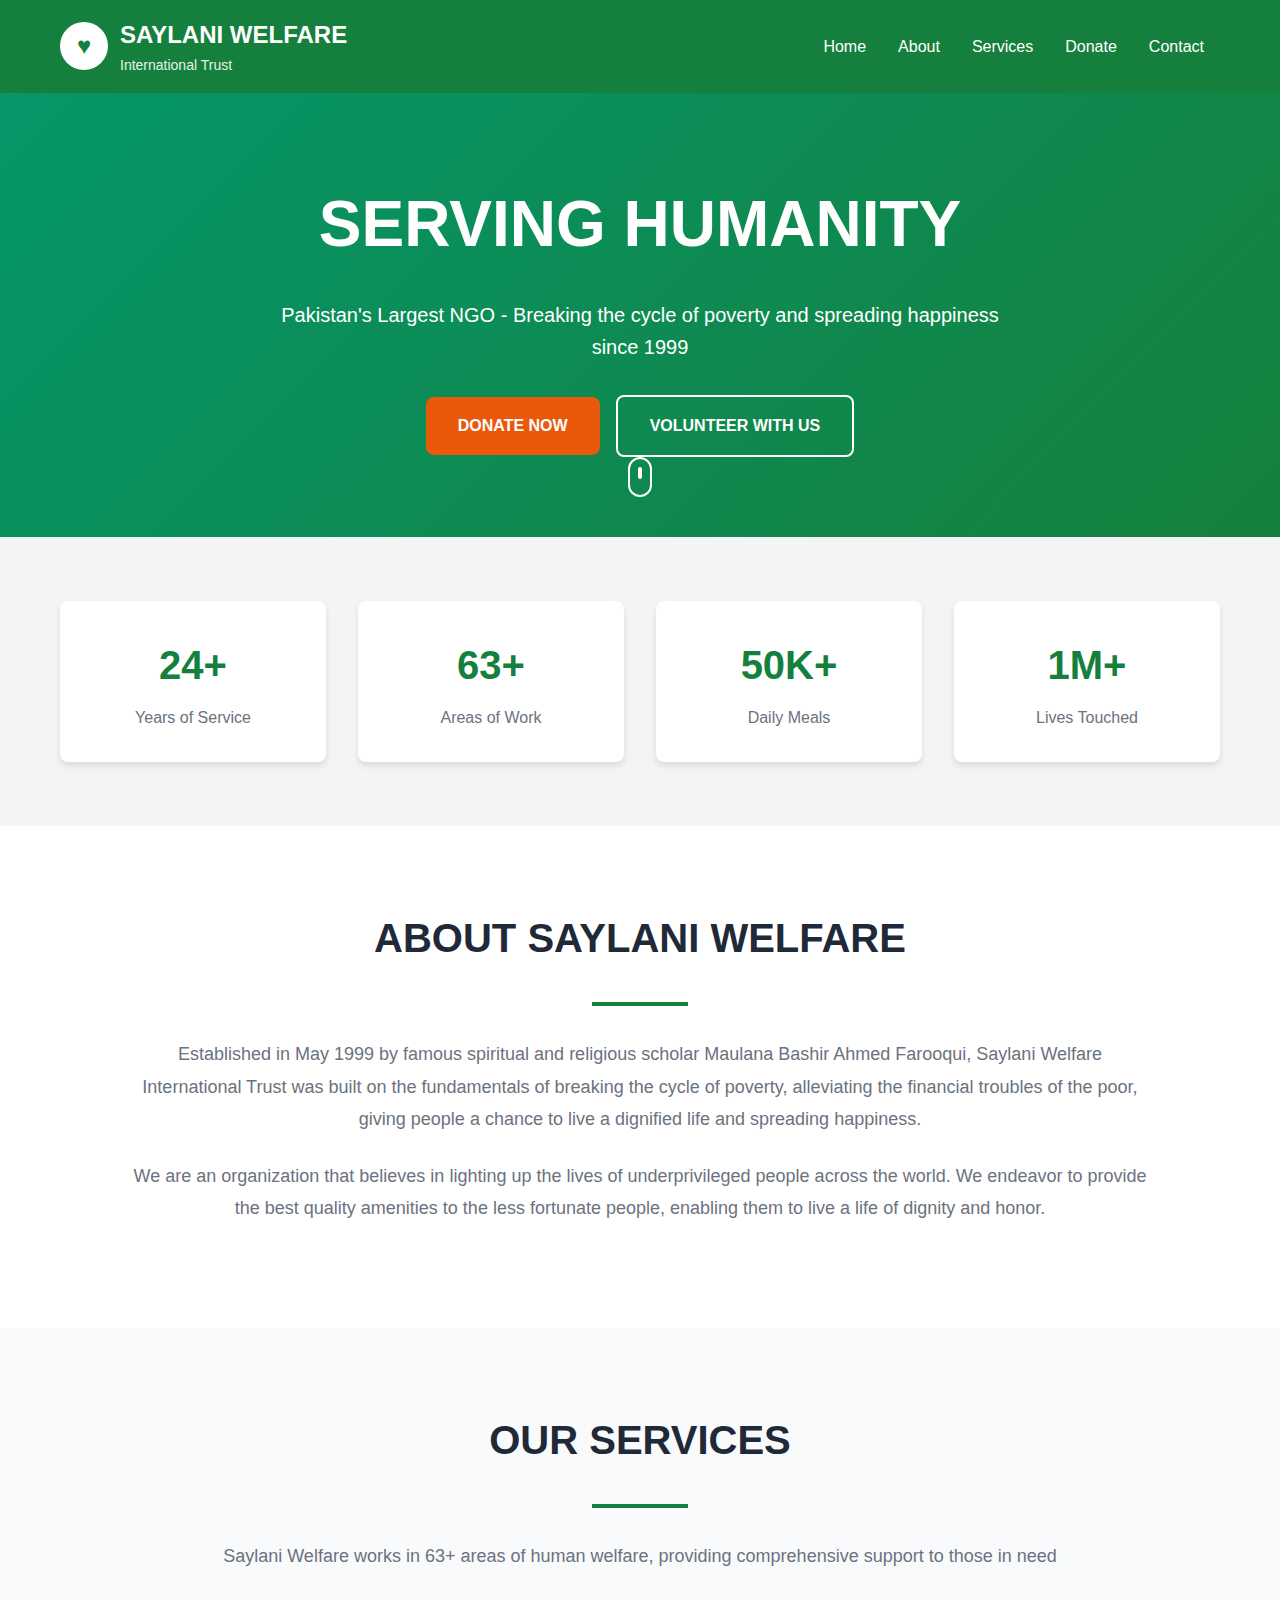
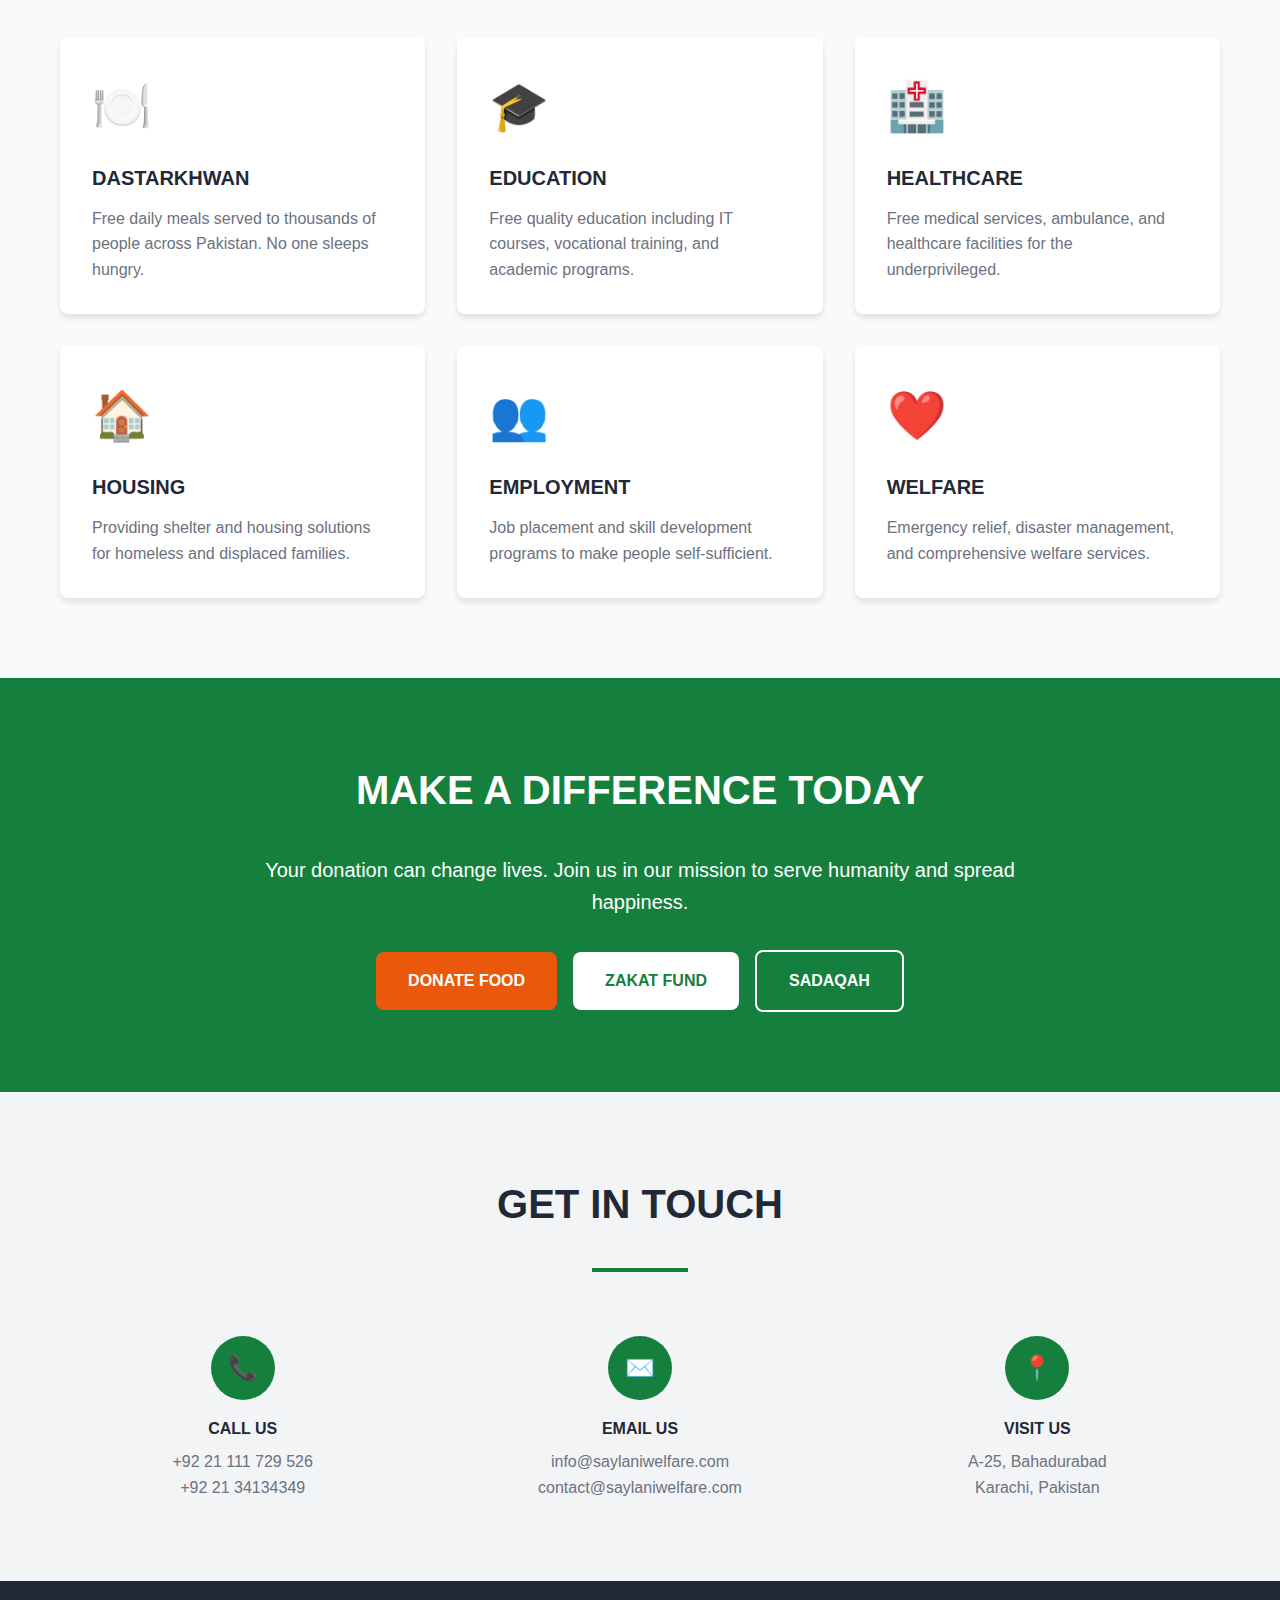
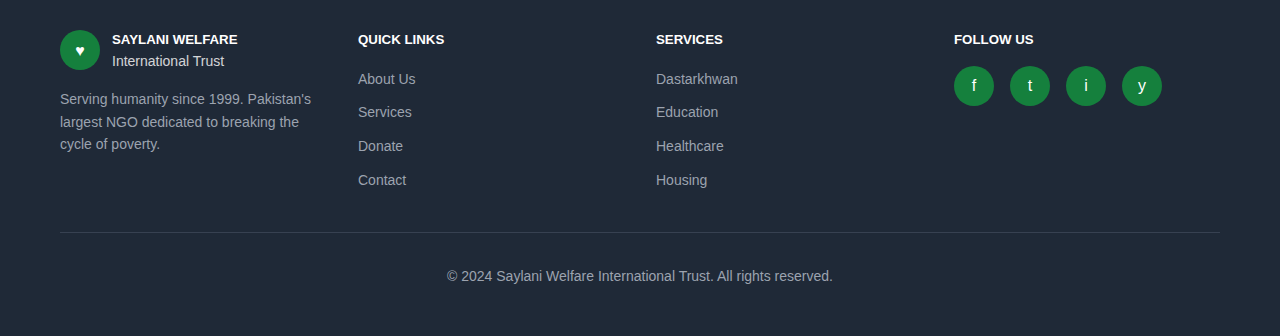
<file: saylani-welfare-standalone.html>
<!DOCTYPE html>
<html lang="en">
<head>
    <meta charset="UTF-8">
    <meta name="viewport" content="width=device-width, initial-scale=1.0">
    <title>Saylani Welfare International Trust - Pakistan's Largest NGO</title>
    <style>
        * {
            margin: 0;
            padding: 0;
            box-sizing: border-box;
        }

        body {
            font-family: 'Arial', sans-serif;
            line-height: 1.6;
            color: #333;
        }

        .container {
            max-width: 1200px;
            margin: 0 auto;
            padding: 0 20px;
        }

        /* Header */
        header {
            background: #15803d;
            color: white;
            padding: 1rem 0;
            box-shadow: 0 2px 10px rgba(0,0,0,0.1);
        }

        .header-content {
            display: flex;
            justify-content: space-between;
            align-items: center;
        }

        .logo {
            display: flex;
            align-items: center;
            gap: 12px;
        }

        .logo-icon {
            width: 48px;
            height: 48px;
            background: white;
            border-radius: 50%;
            display: flex;
            align-items: center;
            justify-content: center;
            color: #15803d;
            font-size: 24px;
        }

        .logo-text h1 {
            font-size: 1.5rem;
            font-weight: bold;
        }

        .logo-text p {
            font-size: 0.875rem;
            opacity: 0.9;
        }

        nav {
            display: none;
        }

        nav a {
            color: white;
            text-decoration: none;
            margin: 0 1rem;
            transition: color 0.3s;
        }

        nav a:hover {
            color: #bbf7d0;
        }

        @media (min-width: 768px) {
            nav {
                display: flex;
            }
        }

        /* Hero Section */
        .hero {
            background: linear-gradient(135deg, #059669, #15803d);
            color: white;
            padding: 5rem 0;
            text-align: center;
            position: relative;
        }

        .hero h2 {
            font-size: 3rem;
            font-weight: bold;
            margin-bottom: 1.5rem;
        }

        .hero p {
            font-size: 1.25rem;
            margin-bottom: 2rem;
            max-width: 768px;
            margin-left: auto;
            margin-right: auto;
        }

        .hero-buttons {
            display: flex;
            flex-direction: column;
            gap: 1rem;
            align-items: center;
        }

        .btn {
            padding: 1rem 2rem;
            border: none;
            border-radius: 8px;
            font-weight: bold;
            text-decoration: none;
            transition: all 0.3s;
            cursor: pointer;
            display: inline-block;
        }

        .btn-primary {
            background: #ea580c;
            color: white;
        }

        .btn-primary:hover {
            background: #dc2626;
        }

        .btn-outline {
            background: transparent;
            color: white;
            border: 2px solid white;
        }

        .btn-outline:hover {
            background: white;
            color: #15803d;
        }

        @media (min-width: 640px) {
            .hero-buttons {
                flex-direction: row;
                justify-content: center;
            }
            .hero h2 {
                font-size: 4rem;
            }
        }

        .scroll-indicator {
            position: absolute;
            bottom: 2.5rem;
            left: 50%;
            transform: translateX(-50%);
            animation: bounce 2s infinite;
        }

        .scroll-mouse {
            width: 24px;
            height: 40px;
            border: 2px solid white;
            border-radius: 20px;
            display: flex;
            justify-content: center;
            padding-top: 8px;
        }

        .scroll-dot {
            width: 4px;
            height: 12px;
            background: white;
            border-radius: 2px;
            animation: pulse 2s infinite;
        }

        @keyframes bounce {
            0%, 20%, 50%, 80%, 100% {
                transform: translateX(-50%) translateY(0);
            }
            40% {
                transform: translateX(-50%) translateY(-10px);
            }
            60% {
                transform: translateX(-50%) translateY(-5px);
            }
        }

        @keyframes pulse {
            0%, 100% {
                opacity: 1;
            }
            50% {
                opacity: 0.5;
            }
        }

        /* Stats Section */
        .stats {
            padding: 4rem 0;
            background: #f3f4f6;
        }

        .stats-grid {
            display: grid;
            grid-template-columns: repeat(2, 1fr);
            gap: 2rem;
            text-align: center;
        }

        @media (min-width: 768px) {
            .stats-grid {
                grid-template-columns: repeat(4, 1fr);
            }
        }

        .stat-card {
            background: white;
            padding: 2rem;
            border-radius: 8px;
            box-shadow: 0 4px 6px rgba(0,0,0,0.1);
        }

        .stat-number {
            font-size: 2.5rem;
            font-weight: bold;
            color: #15803d;
            margin-bottom: 0.5rem;
        }

        .stat-label {
            color: #6b7280;
        }

        /* About Section */
        .about {
            padding: 5rem 0;
            background: white;
        }

        .section-header {
            text-align: center;
            max-width: 1024px;
            margin: 0 auto;
        }

        .section-title {
            font-size: 2.5rem;
            font-weight: bold;
            color: #1f2937;
            margin-bottom: 2rem;
        }

        .section-divider {
            width: 96px;
            height: 4px;
            background: #15803d;
            margin: 0 auto 2rem;
        }

        .about-text {
            font-size: 1.125rem;
            color: #6b7280;
            margin-bottom: 1.5rem;
            line-height: 1.8;
        }

        /* Services Section */
        .services {
            padding: 5rem 0;
            background: #f9fafb;
        }

        .services-grid {
            display: grid;
            grid-template-columns: 1fr;
            gap: 2rem;
            margin-top: 4rem;
        }

        @media (min-width: 768px) {
            .services-grid {
                grid-template-columns: repeat(2, 1fr);
            }
        }

        @media (min-width: 1024px) {
            .services-grid {
                grid-template-columns: repeat(3, 1fr);
            }
        }

        .service-card {
            background: white;
            padding: 2rem;
            border-radius: 8px;
            box-shadow: 0 4px 6px rgba(0,0,0,0.1);
            transition: box-shadow 0.3s;
        }

        .service-card:hover {
            box-shadow: 0 10px 25px rgba(0,0,0,0.15);
        }

        .service-icon {
            color: #15803d;
            font-size: 3rem;
            margin-bottom: 1rem;
        }

        .service-title {
            font-size: 1.25rem;
            font-weight: bold;
            color: #1f2937;
            margin-bottom: 0.75rem;
        }

        .service-description {
            color: #6b7280;
        }

        /* Donation Section */
        .donation {
            padding: 5rem 0;
            background: #15803d;
            color: white;
            text-align: center;
        }

        .donation h3 {
            font-size: 2.5rem;
            font-weight: bold;
            margin-bottom: 2rem;
        }

        .donation p {
            font-size: 1.25rem;
            margin-bottom: 2rem;
            max-width: 768px;
            margin-left: auto;
            margin-right: auto;
        }

        .donation-buttons {
            display: flex;
            flex-direction: column;
            gap: 1rem;
            align-items: center;
        }

        @media (min-width: 640px) {
            .donation-buttons {
                flex-direction: row;
                justify-content: center;
            }
        }

        .btn-white {
            background: white;
            color: #15803d;
        }

        .btn-white:hover {
            background: #f3f4f6;
        }

        /* Contact Section */
        .contact {
            padding: 5rem 0;
            background: #f3f4f6;
        }

        .contact-grid {
            display: grid;
            grid-template-columns: 1fr;
            gap: 2rem;
            margin-top: 4rem;
        }

        @media (min-width: 768px) {
            .contact-grid {
                grid-template-columns: repeat(3, 1fr);
            }
        }

        .contact-item {
            text-align: center;
        }

        .contact-icon {
            background: #15803d;
            color: white;
            width: 64px;
            height: 64px;
            border-radius: 50%;
            display: flex;
            align-items: center;
            justify-content: center;
            margin: 0 auto 1rem;
            font-size: 1.5rem;
        }

        .contact-title {
            font-weight: bold;
            color: #1f2937;
            margin-bottom: 0.5rem;
        }

        .contact-info {
            color: #6b7280;
        }

        /* Footer */
        footer {
            background: #1f2937;
            color: white;
            padding: 3rem 0;
        }

        .footer-grid {
            display: grid;
            grid-template-columns: 1fr;
            gap: 2rem;
        }

        @media (min-width: 768px) {
            .footer-grid {
                grid-template-columns: repeat(4, 1fr);
            }
        }

        .footer-brand {
            display: flex;
            align-items: center;
            gap: 12px;
            margin-bottom: 1rem;
        }

        .footer-logo {
            width: 40px;
            height: 40px;
            background: #15803d;
            border-radius: 50%;
            display: flex;
            align-items: center;
            justify-content: center;
            color: white;
        }

        .footer-title {
            font-weight: bold;
            margin-bottom: 1rem;
        }

        .footer-links {
            list-style: none;
        }

        .footer-links li {
            margin-bottom: 0.5rem;
        }

        .footer-links a {
            color: #9ca3af;
            text-decoration: none;
            font-size: 0.875rem;
            transition: color 0.3s;
        }

        .footer-links a:hover {
            color: white;
        }

        .social-links {
            display: flex;
            gap: 1rem;
        }

        .social-link {
            width: 40px;
            height: 40px;
            background: #15803d;
            border-radius: 50%;
            display: flex;
            align-items: center;
            justify-content: center;
            color: white;
            text-decoration: none;
            transition: background 0.3s;
        }

        .social-link:hover {
            background: #059669;
        }

        .footer-bottom {
            border-top: 1px solid #374151;
            margin-top: 2rem;
            padding-top: 2rem;
            text-align: center;
        }

        .footer-bottom p {
            color: #9ca3af;
            font-size: 0.875rem;
        }

        /* Responsive Design */
        @media (max-width: 767px) {
            .hero h2 {
                font-size: 2.5rem;
            }
            
            .section-title {
                font-size: 2rem;
            }
            
            .btn {
                padding: 0.75rem 1.5rem;
                font-size: 0.875rem;
            }
        }
    </style>
</head>
<body>
    <!-- Header -->
    <header>
        <div class="container">
            <div class="header-content">
                <div class="logo">
                    <div class="logo-icon">♥</div>
                    <div class="logo-text">
                        <h1>SAYLANI WELFARE</h1>
                        <p>International Trust</p>
                    </div>
                </div>
                <nav>
                    <a href="#home">Home</a>
                    <a href="#about">About</a>
                    <a href="#services">Services</a>
                    <a href="#donate">Donate</a>
                    <a href="#contact">Contact</a>
                </nav>
            </div>
        </div>
    </header>

    <!-- Hero Section -->
    <section id="home" class="hero">
        <div class="container">
            <h2>SERVING HUMANITY</h2>
            <p>Pakistan's Largest NGO - Breaking the cycle of poverty and spreading happiness since 1999</p>
            <div class="hero-buttons">
                <a href="#donate" class="btn btn-primary">DONATE NOW</a>
                <a href="#contact" class="btn btn-outline">VOLUNTEER WITH US</a>
            </div>
        </div>
        <div class="scroll-indicator">
            <div class="scroll-mouse">
                <div class="scroll-dot"></div>
            </div>
        </div>
    </section>

    <!-- Stats Section -->
    <section class="stats">
        <div class="container">
            <div class="stats-grid">
                <div class="stat-card">
                    <div class="stat-number">24+</div>
                    <div class="stat-label">Years of Service</div>
                </div>
                <div class="stat-card">
                    <div class="stat-number">63+</div>
                    <div class="stat-label">Areas of Work</div>
                </div>
                <div class="stat-card">
                    <div class="stat-number">50K+</div>
                    <div class="stat-label">Daily Meals</div>
                </div>
                <div class="stat-card">
                    <div class="stat-number">1M+</div>
                    <div class="stat-label">Lives Touched</div>
                </div>
            </div>
        </div>
    </section>

    <!-- About Section -->
    <section id="about" class="about">
        <div class="container">
            <div class="section-header">
                <h3 class="section-title">ABOUT SAYLANI WELFARE</h3>
                <div class="section-divider"></div>
                <p class="about-text">
                    Established in May 1999 by famous spiritual and religious scholar Maulana Bashir Ahmed Farooqui, 
                    Saylani Welfare International Trust was built on the fundamentals of breaking the cycle of poverty, 
                    alleviating the financial troubles of the poor, giving people a chance to live a dignified life and 
                    spreading happiness.
                </p>
                <p class="about-text">
                    We are an organization that believes in lighting up the lives of underprivileged people across the world. 
                    We endeavor to provide the best quality amenities to the less fortunate people, enabling them to live 
                    a life of dignity and honor.
                </p>
            </div>
        </div>
    </section>

    <!-- Services Section -->
    <section id="services" class="services">
        <div class="container">
            <div class="section-header">
                <h3 class="section-title">OUR SERVICES</h3>
                <div class="section-divider"></div>
                <p class="about-text">
                    Saylani Welfare works in 63+ areas of human welfare, providing comprehensive support to those in need
                </p>
            </div>
            
            <div class="services-grid">
                <div class="service-card">
                    <div class="service-icon">🍽️</div>
                    <h4 class="service-title">DASTARKHWAN</h4>
                    <p class="service-description">Free daily meals served to thousands of people across Pakistan. No one sleeps hungry.</p>
                </div>

                <div class="service-card">
                    <div class="service-icon">🎓</div>
                    <h4 class="service-title">EDUCATION</h4>
                    <p class="service-description">Free quality education including IT courses, vocational training, and academic programs.</p>
                </div>

                <div class="service-card">
                    <div class="service-icon">🏥</div>
                    <h4 class="service-title">HEALTHCARE</h4>
                    <p class="service-description">Free medical services, ambulance, and healthcare facilities for the underprivileged.</p>
                </div>

                <div class="service-card">
                    <div class="service-icon">🏠</div>
                    <h4 class="service-title">HOUSING</h4>
                    <p class="service-description">Providing shelter and housing solutions for homeless and displaced families.</p>
                </div>

                <div class="service-card">
                    <div class="service-icon">👥</div>
                    <h4 class="service-title">EMPLOYMENT</h4>
                    <p class="service-description">Job placement and skill development programs to make people self-sufficient.</p>
                </div>

                <div class="service-card">
                    <div class="service-icon">❤️</div>
                    <h4 class="service-title">WELFARE</h4>
                    <p class="service-description">Emergency relief, disaster management, and comprehensive welfare services.</p>
                </div>
            </div>
        </div>
    </section>

    <!-- Donation Section -->
    <section id="donate" class="donation">
        <div class="container">
            <h3>MAKE A DIFFERENCE TODAY</h3>
            <p>Your donation can change lives. Join us in our mission to serve humanity and spread happiness.</p>
            <div class="donation-buttons">
                <a href="#" class="btn btn-primary">DONATE FOOD</a>
                <a href="#" class="btn btn-white">ZAKAT FUND</a>
                <a href="#" class="btn btn-outline">SADAQAH</a>
            </div>
        </div>
    </section>

    <!-- Contact Section -->
    <section id="contact" class="contact">
        <div class="container">
            <div class="section-header">
                <h3 class="section-title">GET IN TOUCH</h3>
                <div class="section-divider"></div>
            </div>
            
            <div class="contact-grid">
                <div class="contact-item">
                    <div class="contact-icon">📞</div>
                    <h4 class="contact-title">CALL US</h4>
                    <p class="contact-info">+92 21 111 729 526</p>
                    <p class="contact-info">+92 21 34134349</p>
                </div>

                <div class="contact-item">
                    <div class="contact-icon">✉️</div>
                    <h4 class="contact-title">EMAIL US</h4>
                    <p class="contact-info">info@saylaniwelfare.com</p>
                    <p class="contact-info">contact@saylaniwelfare.com</p>
                </div>

                <div class="contact-item">
                    <div class="contact-icon">📍</div>
                    <h4 class="contact-title">VISIT US</h4>
                    <p class="contact-info">A-25, Bahadurabad</p>
                    <p class="contact-info">Karachi, Pakistan</p>
                </div>
            </div>
        </div>
    </section>

    <!-- Footer -->
    <footer>
        <div class="container">
            <div class="footer-grid">
                <div>
                    <div class="footer-brand">
                        <div class="footer-logo">♥</div>
                        <div>
                            <h5 style="font-weight: bold;">SAYLANI WELFARE</h5>
                            <p style="font-size: 0.875rem; opacity: 0.8;">International Trust</p>
                        </div>
                    </div>
                    <p style="color: #9ca3af; font-size: 0.875rem;">
                        Serving humanity since 1999. Pakistan's largest NGO dedicated to breaking the cycle of poverty.
                    </p>
                </div>

                <div>
                    <h5 class="footer-title">QUICK LINKS</h5>
                    <ul class="footer-links">
                        <li><a href="#about">About Us</a></li>
                        <li><a href="#services">Services</a></li>
                        <li><a href="#donate">Donate</a></li>
                        <li><a href="#contact">Contact</a></li>
                    </ul>
                </div>

                <div>
                    <h5 class="footer-title">SERVICES</h5>
                    <ul class="footer-links">
                        <li><a href="#">Dastarkhwan</a></li>
                        <li><a href="#">Education</a></li>
                        <li><a href="#">Healthcare</a></li>
                        <li><a href="#">Housing</a></li>
                    </ul>
                </div>

                <div>
                    <h5 class="footer-title">FOLLOW US</h5>
                    <div class="social-links">
                        <a href="#" class="social-link">f</a>
                        <a href="#" class="social-link">t</a>
                        <a href="#" class="social-link">i</a>
                        <a href="#" class="social-link">y</a>
                    </div>
                </div>
            </div>

            <div class="footer-bottom">
                <p>© 2024 Saylani Welfare International Trust. All rights reserved.</p>
            </div>
        </div>
    </footer>
</body>
</html>
</file>
<file: styles.css>
* {
    margin: 0;
    padding: 0;
    box-sizing: border-box;
}

body {
    font-family: 'Arial', sans-serif;
    line-height: 1.6;
    color: #333;
}

.container {
    max-width: 1200px;
    margin: 0 auto;
    padding: 0 20px;
}

/* Header */
header {
    background: #15803d;
    color: white;
    padding: 1rem 0;
    box-shadow: 0 2px 10px rgba(0,0,0,0.1);
}

.header-content {
    display: flex;
    justify-content: space-between;
    align-items: center;
}

.logo {
    display: flex;
    align-items: center;
    gap: 12px;
}

.logo-icon {
    width: 48px;
    height: 48px;
    background: white;
    border-radius: 50%;
    display: flex;
    align-items: center;
    justify-content: center;
    color: #15803d;
    font-size: 24px;
}

.logo-text h1 {
    font-size: 1.5rem;
    font-weight: bold;
}

.logo-text p {
    font-size: 0.875rem;
    opacity: 0.9;
}

nav {
    display: none;
}

nav a {
    color: white;
    text-decoration: none;
    margin: 0 1rem;
    transition: color 0.3s;
}

nav a:hover {
    color: #bbf7d0;
}

@media (min-width: 768px) {
    nav {
        display: flex;
    }
}

/* Hero Section */
.hero {
    background: linear-gradient(135deg, #059669, #15803d);
    color: white;
    padding: 5rem 0;
    text-align: center;
    position: relative;
}

.hero h2 {
    font-size: 3rem;
    font-weight: bold;
    margin-bottom: 1.5rem;
}

.hero p {
    font-size: 1.25rem;
    margin-bottom: 2rem;
    max-width: 768px;
    margin-left: auto;
    margin-right: auto;
}

.hero-buttons {
    display: flex;
    flex-direction: column;
    gap: 1rem;
    align-items: center;
}

.btn {
    padding: 1rem 2rem;
    border: none;
    border-radius: 8px;
    font-weight: bold;
    text-decoration: none;
    transition: all 0.3s;
    cursor: pointer;
    display: inline-block;
}

.btn-primary {
    background: #ea580c;
    color: white;
}

.btn-primary:hover {
    background: #dc2626;
}

.btn-outline {
    background: transparent;
    color: white;
    border: 2px solid white;
}

.btn-outline:hover {
    background: white;
    color: #15803d;
}

@media (min-width: 640px) {
    .hero-buttons {
        flex-direction: row;
        justify-content: center;
    }
    .hero h2 {
        font-size: 4rem;
    }
}

.scroll-indicator {
    position: absolute;
    bottom: 2.5rem;
    left: 50%;
    transform: translateX(-50%);
    animation: bounce 2s infinite;
}

.scroll-mouse {
    width: 24px;
    height: 40px;
    border: 2px solid white;
    border-radius: 20px;
    display: flex;
    justify-content: center;
    padding-top: 8px;
}

.scroll-dot {
    width: 4px;
    height: 12px;
    background: white;
    border-radius: 2px;
    animation: pulse 2s infinite;
}

@keyframes bounce {
    0%, 20%, 50%, 80%, 100% {
        transform: translateX(-50%) translateY(0);
    }
    40% {
        transform: translateX(-50%) translateY(-10px);
    }
    60% {
        transform: translateX(-50%) translateY(-5px);
    }
}

@keyframes pulse {
    0%, 100% {
        opacity: 1;
    }
    50% {
        opacity: 0.5;
    }
}

/* Stats Section */
.stats {
    padding: 4rem 0;
    background: #f3f4f6;
}

.stats-grid {
    display: grid;
    grid-template-columns: repeat(2, 1fr);
    gap: 2rem;
    text-align: center;
}

@media (min-width: 768px) {
    .stats-grid {
        grid-template-columns: repeat(4, 1fr);
    }
}

.stat-card {
    background: white;
    padding: 2rem;
    border-radius: 8px;
    box-shadow: 0 4px 6px rgba(0,0,0,0.1);
}

.stat-number {
    font-size: 2.5rem;
    font-weight: bold;
    color: #15803d;
    margin-bottom: 0.5rem;
}

.stat-label {
    color: #6b7280;
}

/* About Section */
.about {
    padding: 5rem 0;
    background: white;
}

.section-header {
    text-align: center;
    max-width: 1024px;
    margin: 0 auto;
}

.section-title {
    font-size: 2.5rem;
    font-weight: bold;
    color: #1f2937;
    margin-bottom: 2rem;
}

.section-divider {
    width: 96px;
    height: 4px;
    background: #15803d;
    margin: 0 auto 2rem;
}

.about-text {
    font-size: 1.125rem;
    color: #6b7280;
    margin-bottom: 1.5rem;
    line-height: 1.8;
}

/* Services Section */
.services {
    padding: 5rem 0;
    background: #f9fafb;
}

.services-grid {
    display: grid;
    grid-template-columns: 1fr;
    gap: 2rem;
    margin-top: 4rem;
}

@media (min-width: 768px) {
    .services-grid {
        grid-template-columns: repeat(2, 1fr);
    }
}

@media (min-width: 1024px) {
    .services-grid {
        grid-template-columns: repeat(3, 1fr);
    }
}

.service-card {
    background: white;
    padding: 2rem;
    border-radius: 8px;
    box-shadow: 0 4px 6px rgba(0,0,0,0.1);
    transition: box-shadow 0.3s;
}

.service-card:hover {
    box-shadow: 0 10px 25px rgba(0,0,0,0.15);
}

.service-icon {
    color: #15803d;
    font-size: 3rem;
    margin-bottom: 1rem;
}

.service-title {
    font-size: 1.25rem;
    font-weight: bold;
    color: #1f2937;
    margin-bottom: 0.75rem;
}

.service-description {
    color: #6b7280;
}

/* Donation Section */
.donation {
    padding: 5rem 0;
    background: #15803d;
    color: white;
    text-align: center;
}

.donation h3 {
    font-size: 2.5rem;
    font-weight: bold;
    margin-bottom: 2rem;
}

.donation p {
    font-size: 1.25rem;
    margin-bottom: 2rem;
    max-width: 768px;
    margin-left: auto;
    margin-right: auto;
}

.donation-buttons {
    display: flex;
    flex-direction: column;
    gap: 1rem;
    align-items: center;
}

@media (min-width: 640px) {
    .donation-buttons {
        flex-direction: row;
        justify-content: center;
    }
}

.btn-white {
    background: white;
    color: #15803d;
}

.btn-white:hover {
    background: #f3f4f6;
}

/* Contact Section */
.contact {
    padding: 5rem 0;
    background: #f3f4f6;
}

.contact-grid {
    display: grid;
    grid-template-columns: 1fr;
    gap: 2rem;
    margin-top: 4rem;
}

@media (min-width: 768px) {
    .contact-grid {
        grid-template-columns: repeat(3, 1fr);
    }
}

.contact-item {
    text-align: center;
}

.contact-icon {
    background: #15803d;
    color: white;
    width: 64px;
    height: 64px;
    border-radius: 50%;
    display: flex;
    align-items: center;
    justify-content: center;
    margin: 0 auto 1rem;
    font-size: 1.5rem;
}

.contact-title {
    font-weight: bold;
    color: #1f2937;
    margin-bottom: 0.5rem;
}

.contact-info {
    color: #6b7280;
}

/* Footer */
footer {
    background: #1f2937;
    color: white;
    padding: 3rem 0;
}

.footer-grid {
    display: grid;
    grid-template-columns: 1fr;
    gap: 2rem;
}

@media (min-width: 768px) {
    .footer-grid {
        grid-template-columns: repeat(4, 1fr);
    }
}

.footer-brand {
    display: flex;
    align-items: center;
    gap: 12px;
    margin-bottom: 1rem;
}

.footer-logo {
    width: 40px;
    height: 40px;
    background: #15803d;
    border-radius: 50%;
    display: flex;
    align-items: center;
    justify-content: center;
    color: white;
}

.footer-title {
    font-weight: bold;
    margin-bottom: 1rem;
}

.footer-links {
    list-style: none;
}

.footer-links li {
    margin-bottom: 0.5rem;
}

.footer-links a {
    color: #9ca3af;
    text-decoration: none;
    font-size: 0.875rem;
    transition: color 0.3s;
}

.footer-links a:hover {
    color: white;
}

.social-links {
    display: flex;
    gap: 1rem;
}

.social-link {
    width: 40px;
    height: 40px;
    background: #15803d;
    border-radius: 50%;
    display: flex;
    align-items: center;
    justify-content: center;
    color: white;
    text-decoration: none;
    transition: background 0.3s;
}

.social-link:hover {
    background: #059669;
}

.footer-bottom {
    border-top: 1px solid #374151;
    margin-top: 2rem;
    padding-top: 2rem;
    text-align: center;
}

.footer-bottom p {
    color: #9ca3af;
    font-size: 0.875rem;
}

/* Responsive Design */
@media (max-width: 767px) {
    .hero h2 {
        font-size: 2.5rem;
    }
    
    .section-title {
        font-size: 2rem;
    }
    
    .btn {
        padding: 0.75rem 1.5rem;
        font-size: 0.875rem;
    }
}
</file>
